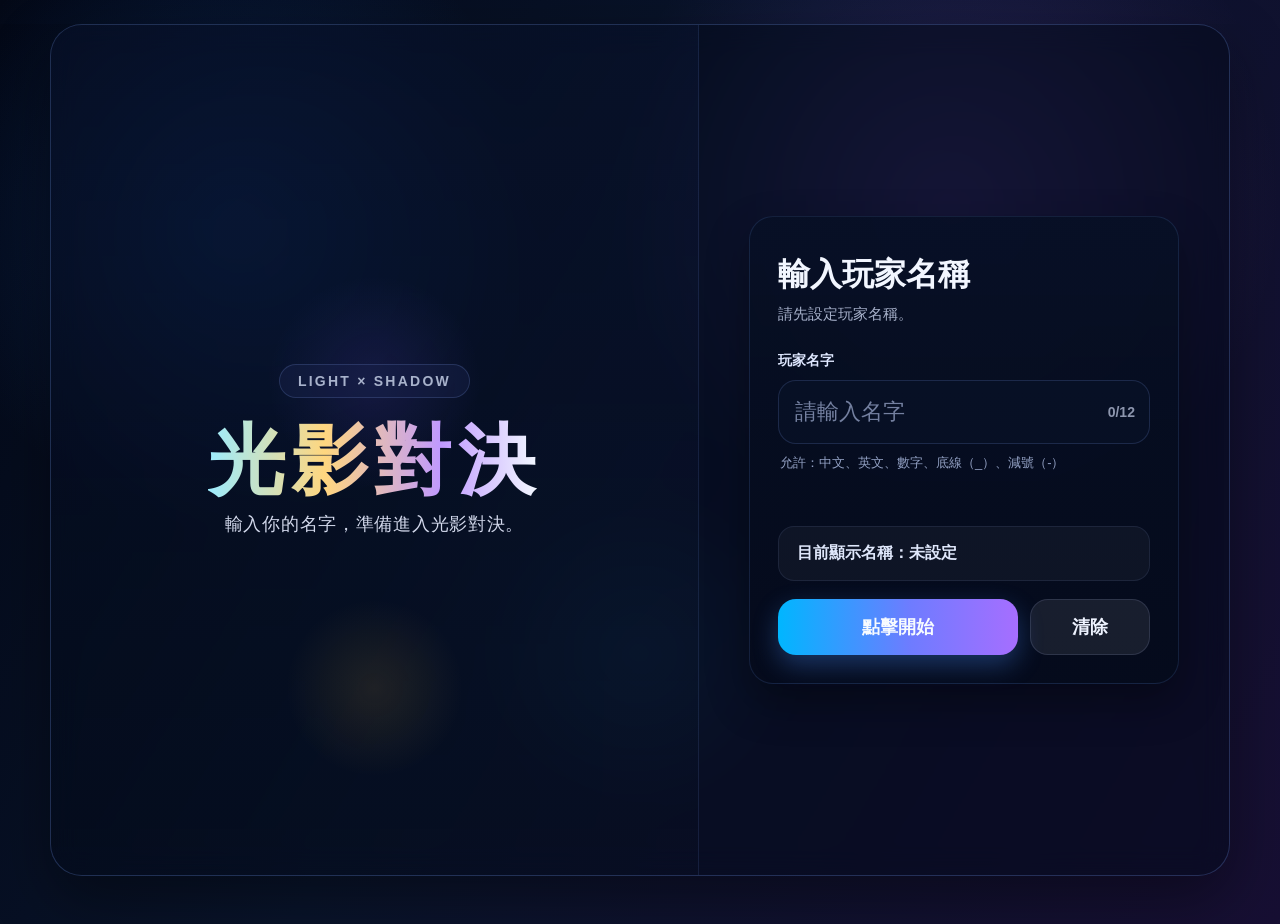
<file: index.html>
<!DOCTYPE html>
<html lang="zh-Hant">
<head>
  <meta charset="UTF-8">
  <meta name="viewport" content="width=device-width, initial-scale=1.0">
  <title>光影對決｜輸入玩家名稱</title>
  <link rel="stylesheet" href="css/name.css">
</head>
<body>
  <main class="page-shell">
    <section class="hero-panel" aria-label="遊戲標題區">
      <div class="hero-badge">LIGHT × SHADOW</div>
      <h1 class="game-title">光影對決</h1>
      <p class="hero-subtitle">輸入你的名字，準備進入光影對決。</p>
    </section>

    <section class="form-panel" aria-labelledby="name-form-title">
      <div class="panel-card">
        <h2 id="name-form-title">輸入玩家名稱</h2>
        <p class="panel-description">請先設定玩家名稱。</p>

        <form id="name-form" novalidate>
          <label class="input-label" for="player-name">玩家名字</label>

          <div class="input-wrap">
            <input
              id="player-name"
              name="playerName"
              type="text"
              maxlength="12"
              autocomplete="off"
              placeholder="請輸入名字"
              aria-describedby="name-rule name-error"
            >
            <span id="name-count" class="char-count">0/12</span>
          </div>

          <p id="name-rule" class="input-rule">允許：中文、英文、數字、底線（_）、減號（-）</p>
          <p id="name-error" class="error-message" role="alert" aria-live="polite"></p>

          <div class="name-preview" id="name-preview">目前顯示名稱：未設定</div>

          <div class="button-row">
            <button type="submit" class="primary-button">點擊開始</button>
            <button type="button" id="clear-name" class="secondary-button">清除</button>
          </div>
        </form>
      </div>
    </section>
  </main>

  <script src="js/storage.js"></script>
  <script src="js/name.js"></script>
</body>
</html>
</file>
<file: css/name.css>
:root {
  --bg-1: #030816;
  --bg-2: #09142b;
  --bg-3: #170f33;
  --panel: rgba(5, 11, 28, 0.76);
  --panel-strong: rgba(6, 14, 34, 0.9);
  --border: rgba(115, 160, 255, 0.18);
  --text: #f2f6ff;
  --muted: #a8b2cb;
  --accent-1: #2ec6ff;
  --accent-2: #9d7bff;
  --danger: #ff7d91;
  --shadow: 0 24px 60px rgba(0, 0, 0, 0.38);
}

* {
  box-sizing: border-box;
}

html,
body {
  margin: 0;
  min-height: 100%;
  font-family: "Noto Sans TC", "Microsoft JhengHei", sans-serif;
  background:
    radial-gradient(circle at 18% 22%, rgba(30, 120, 255, 0.18), transparent 24%),
    radial-gradient(circle at 74% 20%, rgba(156, 96, 255, 0.18), transparent 28%),
    radial-gradient(circle at 50% 70%, rgba(30, 198, 255, 0.08), transparent 18%),
    linear-gradient(120deg, var(--bg-1), var(--bg-2) 45%, var(--bg-3));
  color: var(--text);
}

body {
  min-height: 100vh;
}

.page-shell {
  width: min(1180px, calc(100% - 48px));
  min-height: calc(100vh - 48px);
  margin: 24px auto;
  display: grid;
  grid-template-columns: 1.1fr 0.9fr;
  border: 1px solid rgba(122, 163, 255, 0.24);
  border-radius: 32px;
  background: rgba(4, 10, 24, 0.48);
  box-shadow: var(--shadow);
  overflow: hidden;
  backdrop-filter: blur(14px);
}

.hero-panel,
.form-panel {
  position: relative;
  display: flex;
}

.hero-panel {
  flex-direction: column;
  justify-content: center;
  align-items: center;
  padding: 48px;
  text-align: center;
  border-right: 1px solid rgba(122, 163, 255, 0.12);
  background:
    radial-gradient(circle at 50% 42%, rgba(119, 88, 255, 0.12), transparent 18%),
    radial-gradient(circle at 50% 78%, rgba(255, 194, 60, 0.1), transparent 12%),
    linear-gradient(180deg, rgba(15, 31, 70, 0.22), rgba(4, 11, 26, 0.04));
}

.hero-badge {
  padding: 8px 18px;
  border-radius: 999px;
  border: 1px solid rgba(143, 179, 255, 0.18);
  background: rgba(25, 37, 78, 0.4);
  color: var(--muted);
  font-size: 14px;
  font-weight: 700;
  letter-spacing: 0.16em;
}

.game-title {
  margin: 22px 0 12px;
  font-size: clamp(48px, 6vw, 78px);
  line-height: 1.05;
  font-weight: 900;
  letter-spacing: 0.08em;
  background: linear-gradient(90deg, #9cecff 0%, #ffd67f 35%, #bf99ff 70%, #f4fbff 100%);
  -webkit-background-clip: text;
  background-clip: text;
  color: transparent;
}

.hero-subtitle {
  margin: 0;
  color: #d2d8eb;
  font-size: 18px;
  letter-spacing: 0.04em;
}

.form-panel {
  align-items: center;
  justify-content: center;
  padding: 48px;
}

.panel-card {
  width: min(100%, 430px);
  padding: 36px 28px 28px;
  border-radius: 24px;
  border: 1px solid rgba(115, 160, 255, 0.14);
  background: linear-gradient(180deg, rgba(7, 16, 37, 0.9), rgba(5, 11, 28, 0.96));
  box-shadow: 0 18px 40px rgba(0, 0, 0, 0.34);
}

.panel-card h2 {
  margin: 0 0 8px;
  font-size: 32px;
  font-weight: 800;
}

.panel-description {
  margin: 0 0 28px;
  color: var(--muted);
  font-size: 15px;
}

.input-label {
  display: block;
  margin-bottom: 10px;
  font-size: 14px;
  color: #dfe8ff;
  font-weight: 700;
}

.input-wrap {
  display: flex;
  align-items: center;
  gap: 12px;
  padding: 0 14px;
  min-height: 62px;
  border: 1px solid rgba(113, 146, 218, 0.2);
  border-radius: 18px;
  background: rgba(9, 17, 39, 0.84);
}

.input-wrap:focus-within {
  border-color: rgba(73, 185, 255, 0.6);
  box-shadow: 0 0 0 3px rgba(46, 198, 255, 0.12);
}

#player-name {
  flex: 1;
  height: 62px;
  border: 0;
  background: transparent;
  color: var(--text);
  font-size: 22px;
  font-weight: 700;
  outline: none;
}

#player-name::placeholder {
  color: #7480a0;
  font-weight: 500;
}

.char-count {
  color: #8d96ae;
  font-size: 14px;
  font-weight: 700;
}

.input-rule,
.error-message {
  margin: 10px 2px 0;
  min-height: 22px;
  font-size: 13px;
}

.input-rule {
  color: #92a0c3;
}

.error-message {
  color: var(--danger);
}

.name-preview {
  margin-top: 18px;
  padding: 16px 18px;
  border: 1px solid rgba(116, 135, 183, 0.14);
  border-radius: 16px;
  background: rgba(255, 255, 255, 0.04);
  color: #dfe7fb;
  font-size: 16px;
  font-weight: 600;
}

.button-row {
  display: grid;
  grid-template-columns: 1fr 120px;
  gap: 12px;
  margin-top: 18px;
}

button {
  min-height: 56px;
  border: 0;
  border-radius: 18px;
  font-size: 18px;
  font-weight: 800;
  cursor: pointer;
  transition: transform 0.18s ease, opacity 0.18s ease, box-shadow 0.18s ease;
}

button:hover {
  transform: translateY(-1px);
}

button:active {
  transform: translateY(0);
}

.primary-button {
  color: #f7fbff;
  background: linear-gradient(90deg, #00b6ff, #6e7cff 55%, #a66eff 100%);
  box-shadow: 0 10px 26px rgba(71, 142, 255, 0.32);
}

.secondary-button {
  color: #eef3ff;
  background: rgba(255, 255, 255, 0.08);
  border: 1px solid rgba(160, 175, 215, 0.16);
}

button:disabled {
  opacity: 0.58;
  cursor: not-allowed;
  transform: none;
}

@media (max-width: 960px) {
  .page-shell {
    grid-template-columns: 1fr;
  }

  .hero-panel {
    min-height: 340px;
    border-right: 0;
    border-bottom: 1px solid rgba(122, 163, 255, 0.12);
  }
}

@media (max-width: 640px) {
  .page-shell {
    width: min(100% - 24px, 100%);
    margin: 12px auto;
    min-height: calc(100vh - 24px);
    border-radius: 22px;
  }

  .hero-panel,
  .form-panel {
    padding: 28px 18px;
  }

  .game-title {
    font-size: 48px;
  }

  .panel-card {
    padding: 28px 18px 22px;
  }

  .panel-card h2 {
    font-size: 26px;
  }

  #player-name {
    font-size: 18px;
  }

  .button-row {
    grid-template-columns: 1fr;
  }
}
</file>
<file: css/character.css>
:root {
  --bg-1: #030815;
  --bg-2: #0a1630;
  --bg-3: #190f31;
  --text: #f6f8ff;
  --muted: #a8b2cf;
  --line: rgba(138, 174, 255, 0.16);
  --panel: rgba(6, 10, 26, 0.72);
  --card: linear-gradient(180deg, rgba(14, 21, 48, 0.9), rgba(8, 12, 28, 0.96));
  --light-glow: rgba(255, 214, 90, 0.75);
  --dark-glow: rgba(157, 96, 255, 0.78);
  --shadow: 0 22px 60px rgba(0, 0, 0, 0.38);
}

* { box-sizing: border-box; }
html, body {
  margin: 0;
  min-height: 100%;
  font-family: "Noto Sans TC", "Microsoft JhengHei", sans-serif;
  color: var(--text);
  background:
    radial-gradient(circle at 14% 16%, rgba(42, 145, 255, 0.16), transparent 24%),
    radial-gradient(circle at 82% 18%, rgba(164, 96, 255, 0.16), transparent 24%),
    radial-gradient(circle at 50% 68%, rgba(126, 81, 255, 0.1), transparent 20%),
    linear-gradient(135deg, var(--bg-1), var(--bg-2) 48%, var(--bg-3));
}
body { position: relative; }
button { font: inherit; }
.space-noise {
  position: fixed; inset: 0; pointer-events: none;
  background-image:
    radial-gradient(circle at 12% 20%, rgba(255,255,255,0.7) 0 1px, transparent 1.5px),
    radial-gradient(circle at 28% 68%, rgba(255,255,255,0.45) 0 1px, transparent 1.8px),
    radial-gradient(circle at 74% 22%, rgba(255,255,255,0.55) 0 1px, transparent 1.7px),
    radial-gradient(circle at 88% 72%, rgba(255,255,255,0.45) 0 1px, transparent 1.5px),
    radial-gradient(circle at 62% 54%, rgba(255,255,255,0.35) 0 1px, transparent 1.8px);
  opacity: 0.4;
}
.character-page-shell {
  width: 100%;
  margin: 0;
  padding: 120px 18px 36px;
  position: relative;
  z-index: 1;
}
.character-topbar {
  position: static;
  margin-bottom: 0;
}
.player-panel {
  position: fixed;
  top: 0;
  left: 0;
  display: grid;
  gap: 10px;
  width: min(320px, calc(100vw - 24px));
  padding: 18px;
  z-index: 30;
}
.player-tag, .selection-summary, .change-camp-button {
  border: 1px solid var(--line);
  background: rgba(7, 13, 29, 0.74);
  border-radius: 20px;
  box-shadow: var(--shadow);
  backdrop-filter: blur(12px);
}
.player-tag {
  padding: 18px 22px;
  font-size: 22px;
  font-weight: 800;
}
.change-camp-button {
  padding: 15px 18px;
  font-size: 20px;
  font-weight: 800;
  color: #dbe7ff;
  cursor: pointer;
  transition: transform 0.2s ease, border-color 0.2s ease, box-shadow 0.2s ease;
}
.change-camp-button:hover {
  transform: translateY(-2px);
  border-color: rgba(126, 181, 255, 0.35);
  box-shadow: 0 12px 28px rgba(0, 0, 0, 0.28);
}
.selection-summary {
  position: fixed;
  top: 0;
  right: 0;
  z-index: 30;
  padding: 18px;
  display: grid;
  gap: 8px;
  min-width: min(340px, calc(100vw - 24px));
}
.selection-summary-inner {
  border: 1px solid var(--line);
  background: rgba(7, 13, 29, 0.74);
  border-radius: 20px;
  box-shadow: var(--shadow);
  backdrop-filter: blur(12px);
  padding: 16px 22px;
}
.selection-summary p { margin: 0; color: var(--muted); font-weight: 800; font-size: 20px; }
.board-section {
  position: relative;
  padding-top: 64px;
}
.pick-hint {
  position: absolute;
  top: 0;
  left: 50%;
  transform: translateX(-50%);
  padding: 12px 24px;
  border-radius: 999px;
  border: 1px solid rgba(255,255,255,0.12);
  background: rgba(12, 18, 38, 0.92);
  color: #eef4ff;
  font-weight: 900;
  font-size: 20px;
  letter-spacing: 0.04em;
  box-shadow: 0 12px 32px rgba(0,0,0,0.3);
  animation: pulseHint 1.6s ease-in-out infinite;
}
@keyframes pulseHint {
  0%, 100% { opacity: 0.82; transform: translateX(-50%) translateY(0); }
  50% { opacity: 1; transform: translateX(-50%) translateY(-3px); }
}
.pick-hint.is-hidden { display: none; }
.card-board {
  width: min(1620px, calc(100vw - 120px));
  margin: 0 auto;
  display: grid;
  grid-template-columns: repeat(3, minmax(360px, 430px));
  justify-content: center;
  gap: clamp(72px, 6vw, 140px);
  align-items: start;
}
.character-card {
  position: relative;
  min-height: 720px;
  padding: 18px 18px 20px;
  border: 1px solid rgba(143, 175, 255, 0.14);
  border-radius: 34px;
  background: var(--card);
  box-shadow: var(--shadow);
  overflow: hidden;
  cursor: pointer;
  transition: transform 0.22s ease, box-shadow 0.22s ease, border-color 0.22s ease;
}
.character-card::before {
  content: "";
  position: absolute;
  inset: 0;
  background: radial-gradient(circle at 50% 12%, rgba(84, 123, 255, 0.14), transparent 28%);
  pointer-events: none;
}
.character-card:hover {
  transform: translateY(-8px);
  border-color: rgba(153, 191, 255, 0.34);
  box-shadow: 0 0 0 1px rgba(145, 186, 255, 0.1), 0 24px 56px rgba(0, 0, 0, 0.42), 0 0 22px rgba(76, 132, 255, 0.16);
}
.character-card:focus-within {
  transform: translateY(-8px);
}
.card-selected-badge {
  position: absolute;
  top: 18px;
  right: 18px;
  z-index: 3;
  padding: 8px 12px;
  border-radius: 999px;
  font-size: 12px;
  font-weight: 900;
  letter-spacing: 0.08em;
  background: rgba(10, 16, 33, 0.88);
  border: 1px solid rgba(255,255,255,0.08);
  opacity: 0;
  transform: translateY(-6px);
  transition: opacity 0.2s ease, transform 0.2s ease;
}
.character-card.is-selected-light .card-selected-badge,
.character-card.is-selected-dark .card-selected-badge,
.character-card.is-selected-pending .card-selected-badge {
  opacity: 1;
  transform: translateY(0);
}
.card-name-block { position: relative; z-index: 1; text-align: center; margin-bottom: 12px; padding-top: 4px; }
.card-title { margin: 0; font-size: 40px; font-weight: 800; letter-spacing: 0.08em; }
.card-subtitle { margin: 6px 0 0; color: var(--muted); font-size: 16px; line-height: 1.6; }
.card-image-shell {
  width: 100%;
  border: 1px solid rgba(146, 177, 255, 0.16);
  border-radius: 28px;
  overflow: hidden;
  background: rgba(8, 13, 28, 0.92);
  box-shadow: inset 0 0 0 1px rgba(255,255,255,0.02);
}
.card-image-shell img {
  display: block; width: 100%; height: 300px; object-fit: cover;
}
.skill-pill-group {
  position: relative; z-index: 1; display: grid; gap: 16px; margin-top: 20px;
}
.skill-panel {
  border-radius: 20px;
  border: 1px solid rgba(151, 181, 255, 0.18);
  background: rgba(255, 255, 255, 0.03);
  overflow: hidden;
}
.skill-summary {
  display: grid;
  grid-template-columns: auto minmax(0, 1fr) auto;
  align-items: center;
  gap: 14px;
  padding: 14px 16px;
}
.skill-main {
  min-width: 0;
}
.skill-name-line {
  display: flex; align-items: center; gap: 8px; flex-wrap: wrap;
  margin: 0;
}
.skill-name { font-size: 20px; font-weight: 900; }
.skill-cooldown {
  font-size: 14px; font-weight: 900; color: #9ecbff;
}
.skill-brief {
  color: #d7e2ff; font-size: 16px; line-height: 1.5;
  margin: 0;
}
.skill-panel.is-open .skill-brief {
  color: #edf3ff;
}
.skill-detail-button {
  flex-shrink: 0;
  border: 1px solid rgba(158, 188, 255, 0.18);
  background: rgba(255,255,255,0.04);
  color: #dfe8ff;
  padding: 10px 14px;
  border-radius: 14px;
  cursor: pointer;
  font-size: 15px;
  font-weight: 800;
  transition: transform 0.18s ease, border-color 0.18s ease, background-color 0.18s ease;
}
.skill-detail-button:hover {
  transform: translateY(-1px);
  border-color: rgba(162, 197, 255, 0.34);
  background: rgba(255,255,255,0.06);
}
.skill-expanded { display: none; }
.character-card.is-selected-pending {
  border-color: rgba(113, 164, 255, 0.56);
  box-shadow: 0 0 0 1px rgba(113, 164, 255, 0.2), 0 0 20px rgba(56, 134, 255, 0.18), var(--shadow);
}
.character-card.is-selected-light {
  border-color: rgba(255, 226, 125, 0.86);
  box-shadow: 0 0 0 1px rgba(255, 226, 125, 0.32), 0 0 28px var(--light-glow), var(--shadow);
}
.character-card.is-selected-light::after {
  content: ""; position: absolute; inset: 0;
  background: linear-gradient(180deg, rgba(255, 233, 156, 0.08), rgba(255, 204, 93, 0.03));
  pointer-events: none;
}
.character-card.is-selected-dark {
  border-color: rgba(168, 118, 255, 0.9);
  box-shadow: 0 0 0 1px rgba(168, 118, 255, 0.3), 0 0 28px var(--dark-glow), var(--shadow);
}
.character-card.is-selected-dark::after {
  content: ""; position: absolute; inset: 0;
  background: linear-gradient(180deg, rgba(134, 82, 255, 0.12), rgba(66, 20, 140, 0.05));
  pointer-events: none;
}
.page-actions {
  display: flex;
  justify-content: flex-end;
  margin-top: 28px;
}
.complete-button {
  min-width: 180px; padding: 18px 28px; border-radius: 22px; border: none;
  background: linear-gradient(90deg, rgba(55, 166, 255, 1), rgba(132, 112, 255, 1));
  color: white; font-size: 22px; font-weight: 800; cursor: pointer;
  box-shadow: 0 16px 36px rgba(42, 102, 215, 0.28);
}
.complete-button:disabled {
  opacity: 0.4; cursor: not-allowed; box-shadow: none;
}
.camp-modal {
  position: fixed; inset: 0; display: grid; place-items: center; z-index: 20;
}
.camp-modal.is-hidden { display: none; }
.camp-modal-backdrop {
  position: absolute; inset: 0; background: rgba(2, 5, 12, 0.72); backdrop-filter: blur(12px);
}
.camp-modal-card {
  position: relative; z-index: 1; width: min(720px, calc(100% - 32px));
  padding: 32px; border-radius: 28px; border: 1px solid rgba(150, 181, 255, 0.16);
  background: rgba(8, 12, 29, 0.96); box-shadow: 0 28px 60px rgba(0, 0, 0, 0.44);
}
.camp-eyebrow { margin: 0 0 8px; color: #90d2ff; letter-spacing: 0.18em; font-size: 12px; font-weight: 900; }
.camp-modal-card h2 { margin: 0; font-size: 34px; }
.camp-note { margin: 12px 0 24px; color: var(--muted); line-height: 1.7; }
.camp-option-row { display: grid; grid-template-columns: repeat(2, minmax(0, 1fr)); gap: 16px; }
.camp-option {
  border: 1px solid rgba(148, 179, 255, 0.16); background: rgba(255,255,255,0.03); color: white;
  border-radius: 24px; padding: 22px 18px; text-align: left; cursor: pointer;
  display: grid; gap: 8px; transition: transform 0.2s ease, box-shadow 0.2s ease, border-color 0.2s ease;
}
.camp-option:hover { transform: translateY(-4px); }
.camp-option.light:hover {
  border-color: rgba(255, 222, 120, 0.66);
  box-shadow: 0 0 24px rgba(255, 214, 90, 0.26);
}
.camp-option.dark:hover {
  border-color: rgba(164, 111, 255, 0.66);
  box-shadow: 0 0 24px rgba(157, 96, 255, 0.24);
}
.camp-name { font-size: 26px; font-weight: 900; }
.camp-desc { color: var(--muted); line-height: 1.6; }
.toast {
  position: fixed;
  left: 50%;
  bottom: 28px;
  transform: translateX(-50%);
  z-index: 40;
  padding: 12px 18px;
  border-radius: 16px;
  background: rgba(9, 15, 32, 0.94);
  border: 1px solid rgba(153, 184, 255, 0.18);
  color: #eef3ff;
  box-shadow: 0 16px 36px rgba(0,0,0,0.34);
  font-weight: 700;
}
@media (max-width: 1200px) {
  .card-board { grid-template-columns: 1fr; }
  .character-card { min-height: auto; }
}
@media (max-width: 860px) {
  .character-page-shell { width: min(100%, calc(100% - 24px)); }
  .character-topbar { grid-template-columns: 1fr; display: grid; }
  .player-panel, .selection-summary, .complete-button { width: 100%; }
  .camp-option-row { grid-template-columns: 1fr; }
  .card-image-shell img { height: 300px; }
}

.page-actions {
  width: min(1420px, calc(100vw - 80px));
  margin: 24px auto 0;
  display: flex;
  justify-content: flex-end;
}

@media (max-width: 1400px) {
  .card-board {
    grid-template-columns: repeat(3, minmax(280px, 1fr));
    gap: clamp(28px, 3vw, 56px);
  }
}

@media (max-width: 1120px) {
  .character-page-shell {
    padding-top: 164px;
  }
  .card-board, .page-actions {
    width: min(960px, calc(100vw - 40px));
  }
  .card-board {
    grid-template-columns: repeat(2, minmax(280px, 360px));
  }
}

@media (max-width: 760px) {
  .character-page-shell {
    padding-top: 192px;
  }
  .player-panel, .selection-summary {
    position: static;
    width: 100%;
    min-width: 0;
  }
  .character-topbar {
    display: grid;
    gap: 12px;
    margin-bottom: 16px;
  }
  .board-section {
    padding-top: 24px;
  }
  .card-board, .page-actions {
    width: 100%;
  }
  .card-board {
    grid-template-columns: 1fr;
    gap: 20px;
  }
  .pick-hint {
    position: static;
    transform: none;
    margin: 0 auto 16px;
    display: inline-flex;
  }
}


.page-actions {
  width: min(1620px, calc(100vw - 120px));
  margin: 24px auto 0;
  display: flex;
  justify-content: flex-end;
}
.complete-button {
  min-width: 164px;
  border: 0;
  border-radius: 20px;
  padding: 18px 28px;
  font-size: 24px;
  font-weight: 900;
  color: #ffffff;
  background: linear-gradient(90deg, #2fa6ff, #8d72ff);
  box-shadow: 0 14px 36px rgba(56, 126, 255, 0.28);
  cursor: pointer;
}
.complete-button:disabled {
  opacity: 0.45;
  cursor: not-allowed;
}
.character-card.is-selected-light {
  border-color: rgba(255, 214, 90, 0.8);
  box-shadow: 0 0 0 1px rgba(255, 214, 90, 0.18), 0 0 34px rgba(255, 214, 90, 0.3), var(--shadow);
}
.character-card.is-selected-dark {
  border-color: rgba(157, 96, 255, 0.84);
  box-shadow: 0 0 0 1px rgba(157, 96, 255, 0.18), 0 0 34px rgba(157, 96, 255, 0.28), var(--shadow);
}
.character-card.is-selected-pending {
  border-color: rgba(126, 181, 255, 0.5);
  box-shadow: 0 0 0 1px rgba(126, 181, 255, 0.16), 0 0 26px rgba(126, 181, 255, 0.18), var(--shadow);
}
@media (max-width: 1360px) {
  .player-panel, .selection-summary { position: static; width: 100%; padding: 0; }
  .selection-summary-inner { min-width: auto; }
  .character-page-shell { padding-top: 24px; }
  .character-topbar { display: grid; grid-template-columns: 1fr 1fr; gap: 14px; margin-bottom: 18px; }
  .card-board, .page-actions { width: min(100%, calc(100vw - 32px)); }
  .card-board { grid-template-columns: repeat(2, minmax(300px, 420px)); }
}
@media (max-width: 900px) {
  .character-topbar { grid-template-columns: 1fr; }
  .card-board { grid-template-columns: 1fr; gap: 28px; }
  .page-actions { justify-content: center; }
  .pick-hint { position: static; transform: none; display: inline-flex; margin: 0 auto 20px; }
  .board-section { padding-top: 0; text-align: center; }
}
</file>
